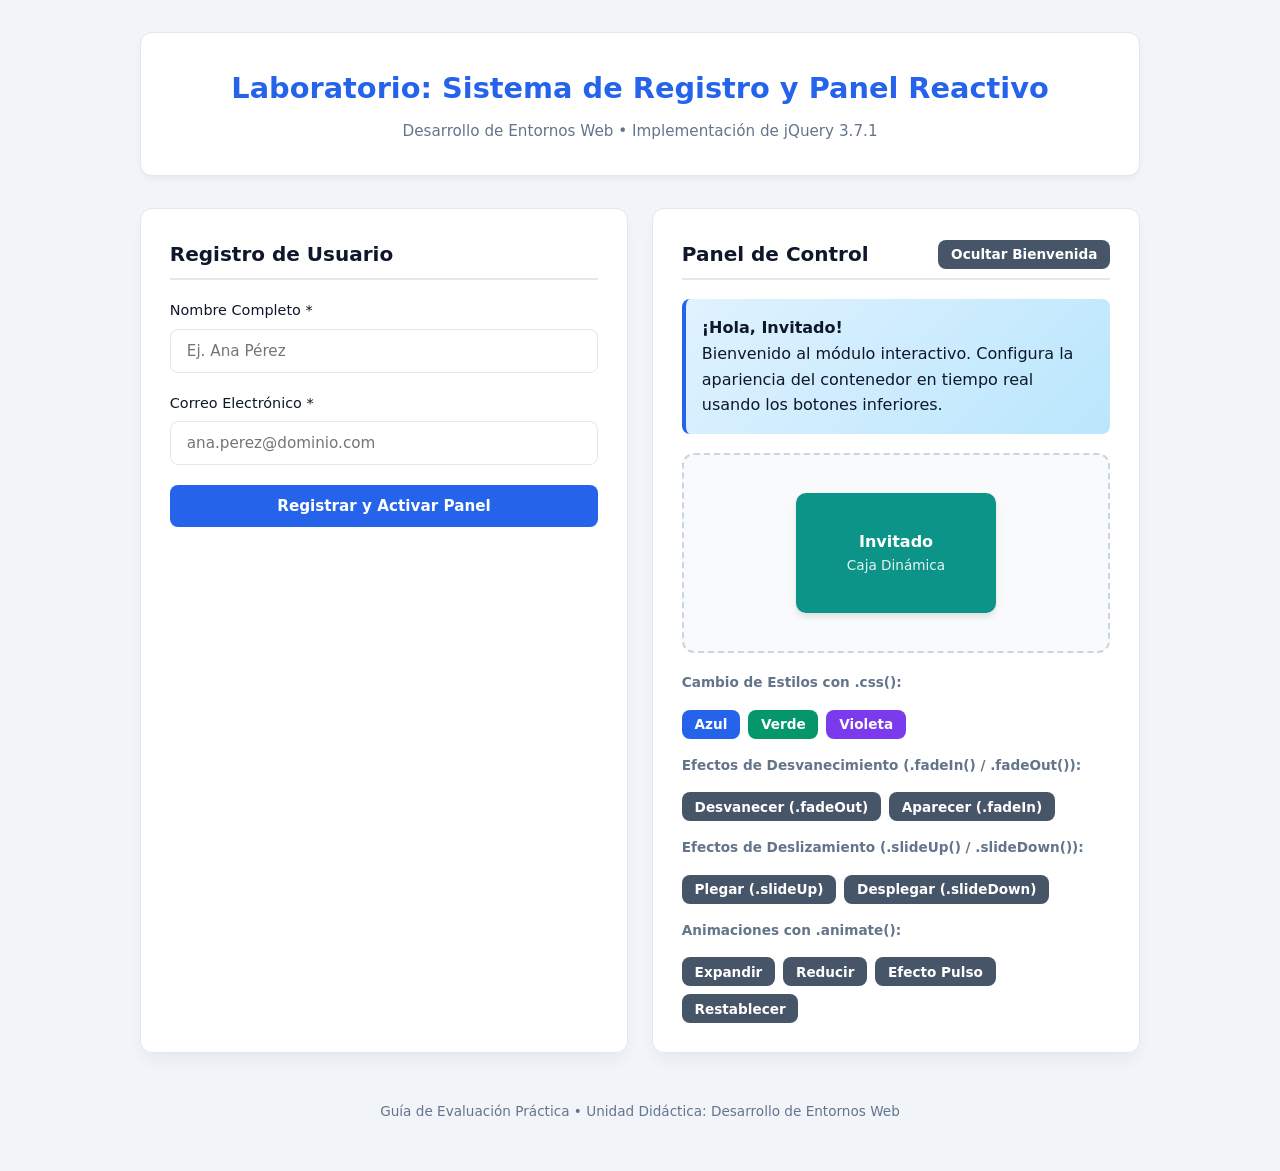
<file: index.html>
<!DOCTYPE html>
<html lang="es">
<head>
    <meta charset="UTF-8">
    <meta name="viewport" content="width=device-width, initial-scale=1.0">
    <title>Caso Práctico: Registro y Panel Interactivo con jQuery</title>
    <link rel="stylesheet" href="styles.css">
</head>
<body>

    <div class="container">
        <header>
            <h1>Laboratorio: Sistema de Registro y Panel Reactivo</h1>
            <p>Desarrollo de Entornos Web • Implementación de jQuery 3.7.1</p>
        </header>

        <main class="main-layout">
            <section class="card" aria-labelledby="form-heading">
                <h2 id="form-heading" class="card-title">Registro de Usuario</h2>
                
                <div id="form-feedback" role="alert"></div>

                <form id="registro-form" novalidate>
                    <div class="form-group">
                        <label for="nombre">Nombre Completo *</label>
                        <input type="text" id="nombre" class="form-control" placeholder="Ej. Ana Pérez" autocomplete="off">
                    </div>

                    <div class="form-group">
                        <label for="correo">Correo Electrónico *</label>
                        <input type="email" id="correo" class="form-control" placeholder="ana.perez@dominio.com" autocomplete="off">
                    </div>

                    <button type="submit" id="btn-submit" class="btn" style="width: 100%;">
                        Registrar y Activar Panel
                    </button>
                </form>
            </section>

            <section class="card" aria-labelledby="panel-heading">
                <div class="card-title">
                    <span id="panel-heading">Panel de Control</span>
                    <button type="button" id="btn-toggle-info" class="btn btn-secondary btn-sm">
                        Ocultar Bienvenida
                    </button>
                </div>

                <div id="card-welcome">
                    <h4>¡Hola, <span class="user-display-name">Invitado</span>!</h4>
                    <p>Bienvenido al módulo interactivo. Configura la apariencia del contenedor en tiempo real usando los botones inferiores.</p>
                </div>

                <div class="interactive-stage">
                    <div id="interactive-box">
                        <strong class="user-display-name">Invitado</strong>
                        <span>Caja Dinámica</span>
                    </div>
                </div>

                <div>
                    <p style="font-size: 0.85rem; font-weight: 600; color: var(--text-muted); margin-bottom: 0.3rem;">
                        Cambio de Estilos con <code>.css()</code>:
                    </p>
                    <div class="btn-group">
                        <button type="button" id="btn-theme-blue" class="btn btn-sm" style="background: #2563eb;">Azul</button>
                        <button type="button" id="btn-theme-emerald" class="btn btn-sm" style="background: #059669;">Verde</button>
                        <button type="button" id="btn-theme-violet" class="btn btn-sm" style="background: #7c3aed;">Violeta</button>
                    </div>

                    <p style="font-size: 0.85rem; font-weight: 600; color: var(--text-muted); margin-top: 1rem; margin-bottom: 0.3rem;">
                        Efectos de Desvanecimiento (<code>.fadeIn()</code> / <code>.fadeOut()</code>):
                    </p>
                    <div class="btn-group">
                        <button type="button" id="btn-fade-out" class="btn btn-secondary btn-sm">Desvanecer (.fadeOut)</button>
                        <button type="button" id="btn-fade-in" class="btn btn-secondary btn-sm">Aparecer (.fadeIn)</button>
                    </div>

                    <p style="font-size: 0.85rem; font-weight: 600; color: var(--text-muted); margin-top: 1rem; margin-bottom: 0.3rem;">
                        Efectos de Deslizamiento (<code>.slideUp()</code> / <code>.slideDown()</code>):
                    </p>
                    <div class="btn-group">
                        <button type="button" id="btn-slide-up" class="btn btn-secondary btn-sm">Plegar (.slideUp)</button>
                        <button type="button" id="btn-slide-down" class="btn btn-secondary btn-sm">Desplegar (.slideDown)</button>
                    </div>

                    <p style="font-size: 0.85rem; font-weight: 600; color: var(--text-muted); margin-top: 1rem; margin-bottom: 0.3rem;">
                        Animaciones con <code>.animate()</code>:
                    </p>
                    <div class="btn-group">
                        <button type="button" id="btn-anim-expand" class="btn btn-secondary btn-sm">Expandir</button>
                        <button type="button" id="btn-anim-shrink" class="btn btn-secondary btn-sm">Reducir</button>
                        <button type="button" id="btn-anim-pulse" class="btn btn-secondary btn-sm">Efecto Pulso</button>
                        <button type="button" id="btn-anim-reset" class="btn btn-secondary btn-sm">Restablecer</button>
                    </div>
                </div>
            </section>
        </main>

        <footer>
            <p>Guía de Evaluación Práctica • Unidad Didáctica: Desarrollo de Entornos Web</p>
        </footer>
    </div>

    <script src="https://code.jquery.com/jquery-3.7.1.min.js"></script>
    <script src="script.js"></script>
</body>
</html>
</file>
<file: styles.css>
:root {
    --primary: #2563eb;
    --primary-dark: #1d4ed8;
    --accent: #0d9488;
    --bg: #f1f5f9;
    --card-bg: #ffffff;
    --text-main: #0f172a;
    --text-muted: #64748b;
    --border: #e2e8f0;
    --radius: 12px;
    --transition: all 0.3s ease;
}

* {
    box-sizing: border-box;
    margin: 0;
    padding: 0;
    font-family: 'Segoe UI', system-ui, -apple-system, sans-serif;
}

body {
    background-color: var(--bg);
    color: var(--text-main);
    line-height: 1.6;
    padding: 2rem 1rem;
}

.container {
    max-width: 1000px;
    margin: 0 auto;
    display: flex;
    flex-direction: column;
    gap: 2rem;
}

header {
    text-align: center;
    background: var(--card-bg);
    padding: 2rem;
    border-radius: var(--radius);
    box-shadow: 0 4px 6px -1px rgba(0, 0, 0, 0.05);
    border: 1px solid var(--border);
}

header h1 {
    color: var(--primary);
    font-size: 1.8rem;
    margin-bottom: 0.5rem;
}

header p {
    color: var(--text-muted);
    font-size: 0.95rem;
}

.main-layout {
    display: grid;
    grid-template-columns: 1fr 1fr;
    gap: 1.5rem;
}

@media (max-width: 768px) {
    .main-layout {
        grid-template-columns: 1fr;
    }
}

.card {
    background: var(--card-bg);
    padding: 1.8rem;
    border-radius: var(--radius);
    box-shadow: 0 10px 15px -3px rgba(0, 0, 0, 0.05);
    border: 1px solid var(--border);
}

.card-title {
    font-size: 1.25rem;
    font-weight: 600;
    margin-bottom: 1.2rem;
    border-bottom: 2px solid var(--border);
    padding-bottom: 0.5rem;
    display: flex;
    align-items: center;
    justify-content: space-between;
}

.form-group {
    margin-bottom: 1.2rem;
}

.form-group label {
    display: block;
    margin-bottom: 0.4rem;
    font-weight: 500;
    font-size: 0.9rem;
}

.form-control {
    width: 100%;
    padding: 0.75rem 1rem;
    border: 1px solid var(--border);
    border-radius: 8px;
    font-size: 0.95rem;
    outline: none;
    transition: var(--transition);
}

.form-control:focus {
    border-color: var(--primary);
    box-shadow: 0 0 0 3px rgba(37, 99, 235, 0.15);
}

#form-feedback {
    display: none;
    padding: 0.8rem;
    border-radius: 8px;
    margin-bottom: 1.2rem;
    font-size: 0.9rem;
    font-weight: 500;
}

.btn {
    display: inline-block;
    background: var(--primary);
    color: white;
    padding: 0.75rem 1.4rem;
    border: none;
    border-radius: 8px;
    cursor: pointer;
    font-size: 0.95rem;
    font-weight: 600;
    transition: var(--transition);
    text-align: center;
}

.btn:hover {
    background: var(--primary-dark);
    transform: translateY(-1px);
}

.btn-secondary {
    background: #475569;
}

.btn-secondary:hover {
    background: #334155;
}

.btn-group {
    display: flex;
    flex-wrap: wrap;
    gap: 0.5rem;
    margin-top: 1rem;
}

.btn-sm {
    padding: 0.4rem 0.8rem;
    font-size: 0.85rem;
}

#card-welcome {
    background: linear-gradient(135deg, #e0f2fe, #bae6fd);
    border-left: 4px solid var(--primary);
    padding: 1rem;
    border-radius: 8px;
    margin-bottom: 1.2rem;
}

.interactive-stage {
    display: flex;
    justify-content: center;
    align-items: center;
    min-height: 200px;
    background: #f8fafc;
    border: 2px dashed #cbd5e1;
    border-radius: var(--radius);
    margin: 1.2rem 0;
    overflow: hidden;
    padding: 10px;
}

#interactive-box {
    width: 200px;
    height: 120px;
    background-color: var(--accent);
    color: #ffffff;
    display: flex;
    flex-direction: column;
    justify-content: center;
    align-items: center;
    border-radius: 10px;
    box-shadow: 0 4px 6px rgba(0, 0, 0, 0.1);
    text-align: center;
    padding: 10px;
    cursor: pointer;
}

#interactive-box span {
    font-size: 0.85rem;
    opacity: 0.9;
}

footer {
    text-align: center;
    color: var(--text-muted);
    font-size: 0.85rem;
    padding: 1rem;
}
</file>
